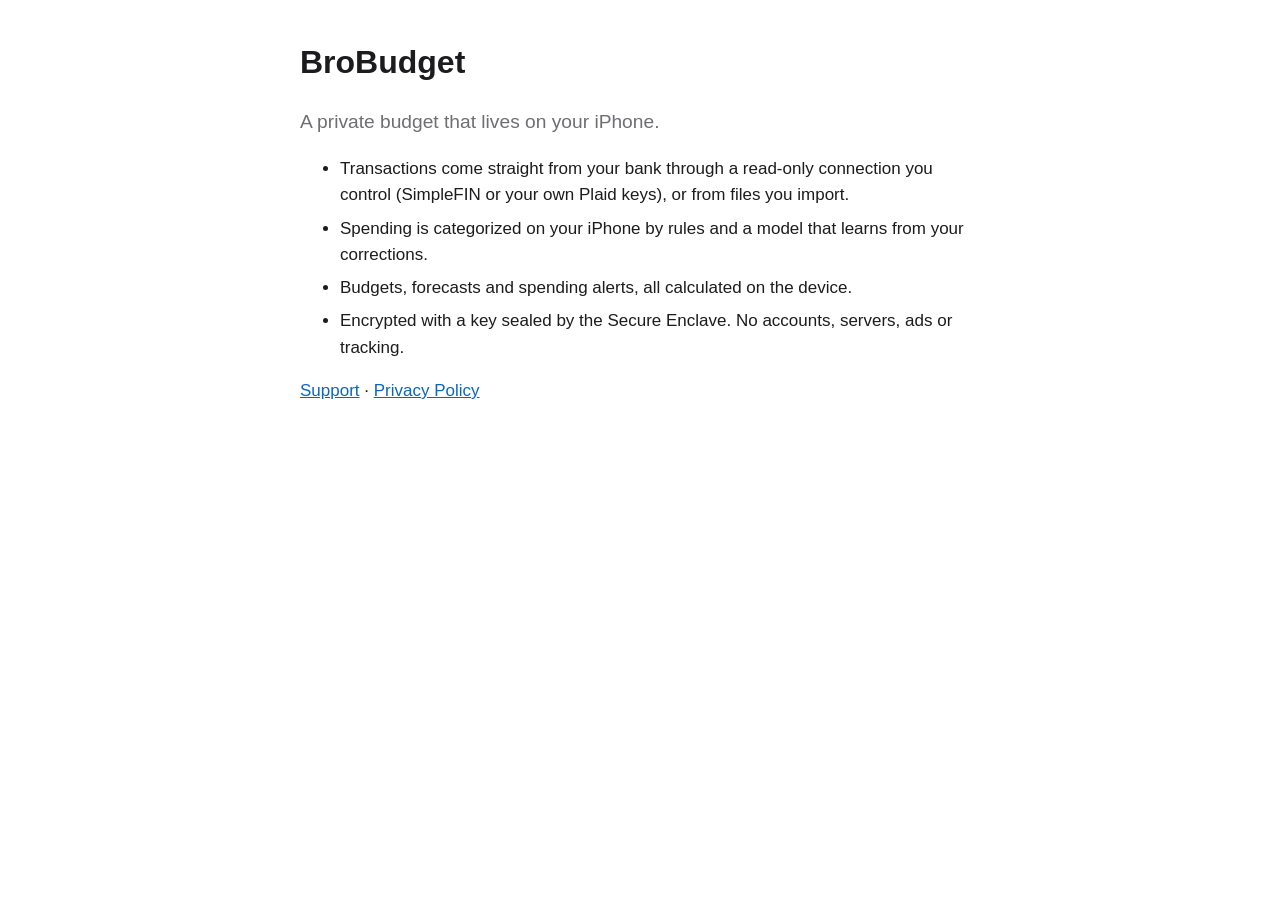
<file: index.html>
<!doctype html>
<html lang="en">
<head>
<meta charset="utf-8">
<meta name="viewport" content="width=device-width, initial-scale=1">
<title>BroBudget</title>
<link rel="stylesheet" href="style.css">
</head>
<body>
<main>
<h1>BroBudget</h1>
<p class="lead">A private budget that lives on your iPhone.</p>
<ul>
  <li>Transactions come straight from your bank through a read-only connection you control (SimpleFIN or your own Plaid keys), or from files you import.</li>
  <li>Spending is categorized on your iPhone by rules and a model that learns from your corrections.</li>
  <li>Budgets, forecasts and spending alerts, all calculated on the device.</li>
  <li>Encrypted with a key sealed by the Secure Enclave. No accounts, servers, ads or tracking.</li>
</ul>
<p><a href="support.html">Support</a> · <a href="privacy.html">Privacy Policy</a></p>
</main>
</body>
</html>
</file>
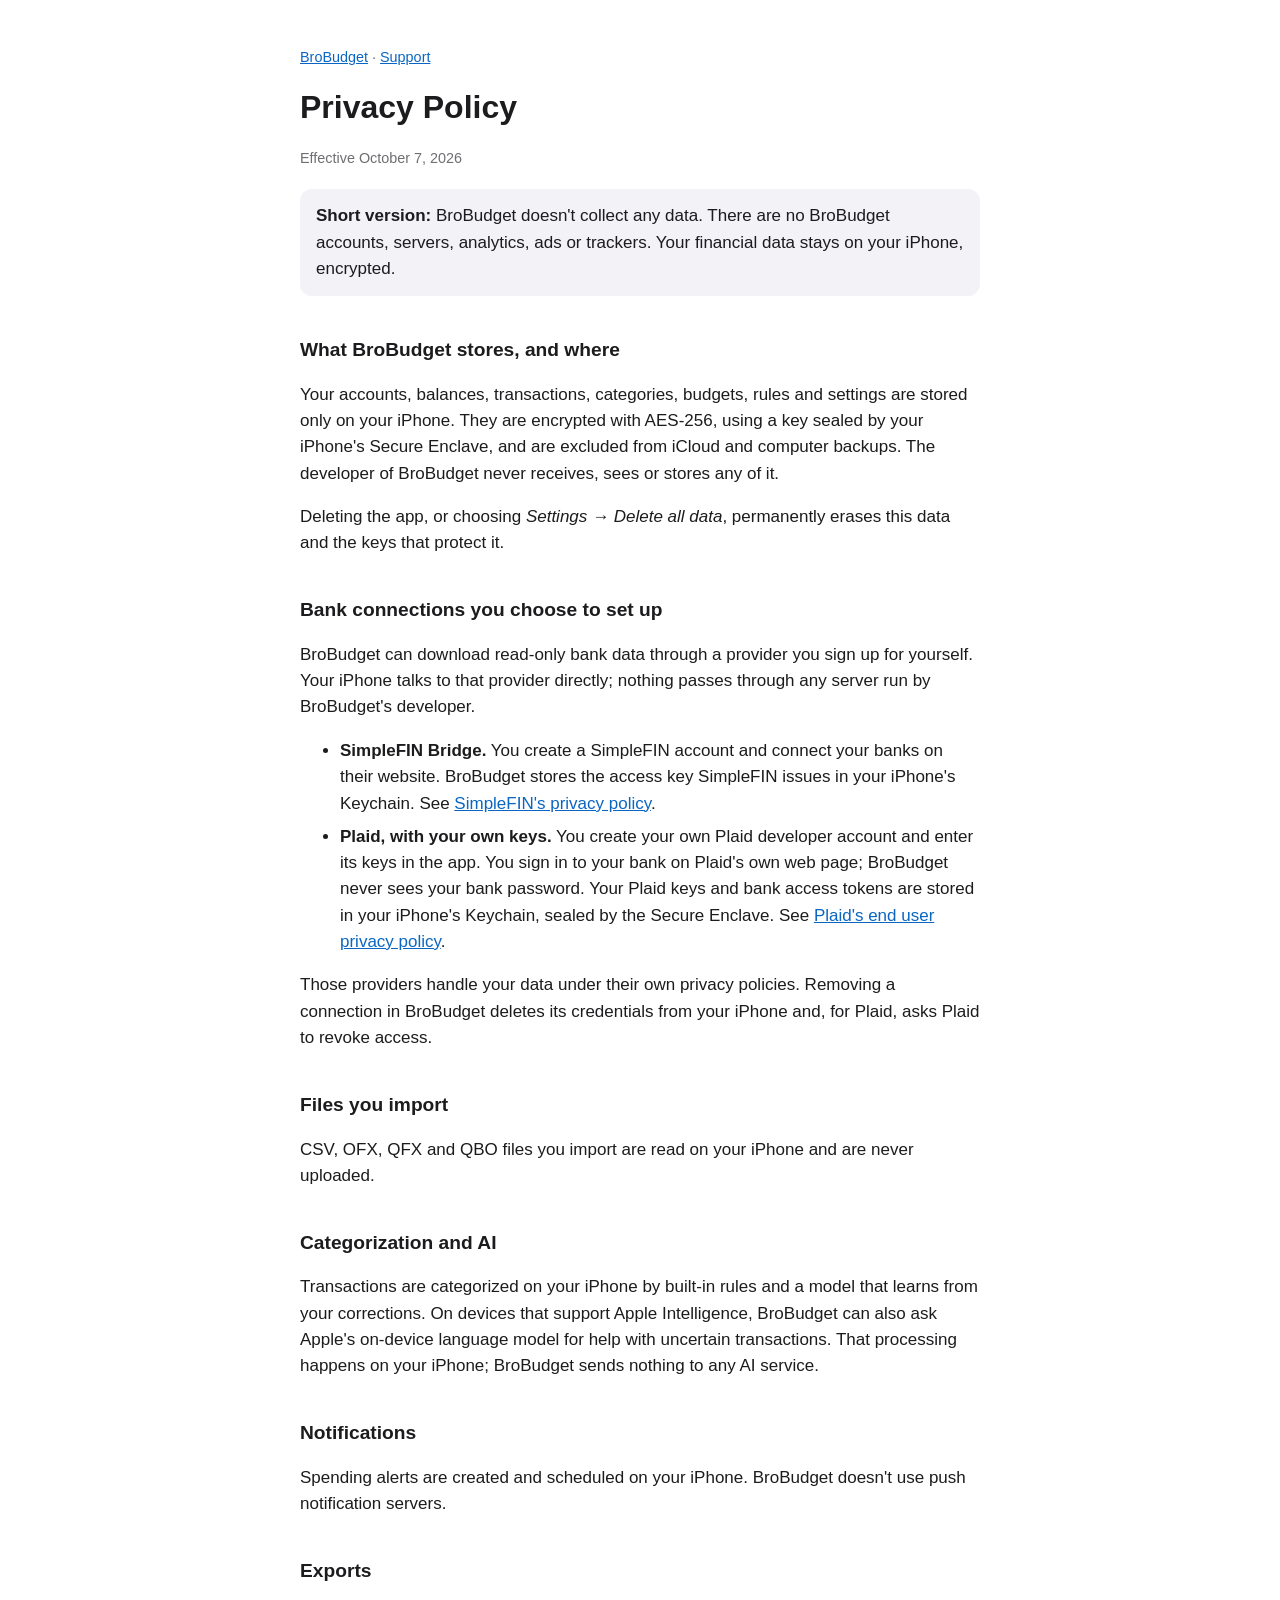
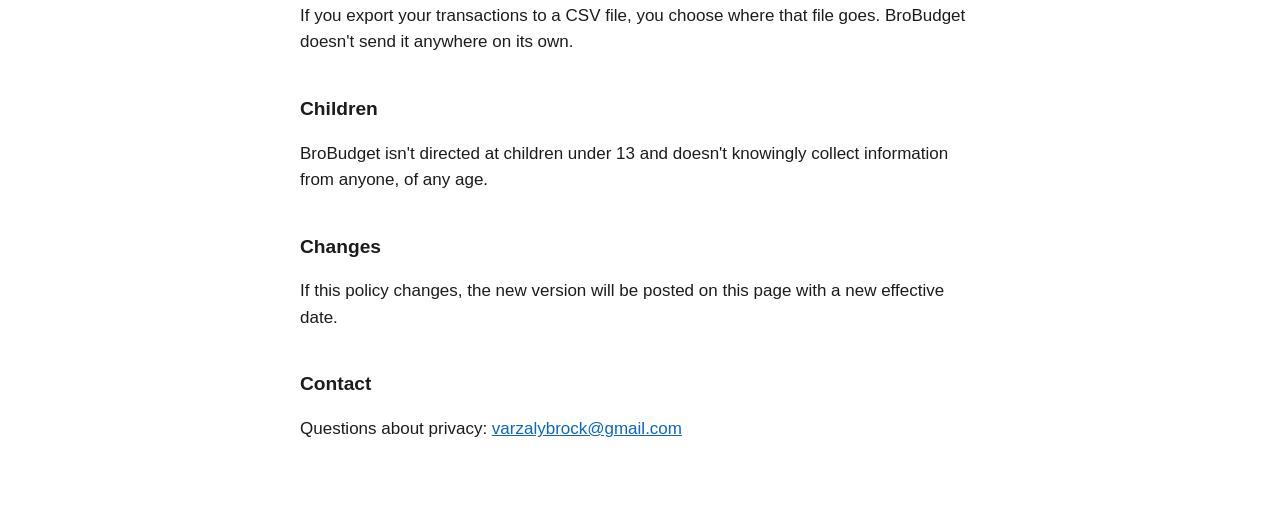
<file: privacy.html>
<!doctype html>
<html lang="en">
<head>
<meta charset="utf-8">
<meta name="viewport" content="width=device-width, initial-scale=1">
<title>BroBudget Privacy Policy</title>
<link rel="stylesheet" href="style.css">
</head>
<body>
<main>
<p class="nav"><a href="index.html">BroBudget</a> · <a href="support.html">Support</a></p>
<h1>Privacy Policy</h1>
<p class="muted">Effective October 7, 2026</p>

<div class="callout">
  <strong>Short version:</strong> BroBudget doesn't collect any data. There are no BroBudget accounts,
  servers, analytics, ads or trackers. Your financial data stays on your iPhone, encrypted.
</div>

<h2>What BroBudget stores, and where</h2>
<p>Your accounts, balances, transactions, categories, budgets, rules and settings are stored only on your iPhone.
They are encrypted with AES-256, using a key sealed by your iPhone's Secure Enclave, and are excluded from iCloud
and computer backups. The developer of BroBudget never receives, sees or stores any of it.</p>
<p>Deleting the app, or choosing <em>Settings → Delete all data</em>, permanently erases this data and the keys that protect it.</p>

<h2>Bank connections you choose to set up</h2>
<p>BroBudget can download read-only bank data through a provider you sign up for yourself. Your iPhone talks to that
provider directly; nothing passes through any server run by BroBudget's developer.</p>
<ul>
  <li><strong>SimpleFIN Bridge.</strong> You create a SimpleFIN account and connect your banks on their website.
    BroBudget stores the access key SimpleFIN issues in your iPhone's Keychain.
    See <a href="https://beta-bridge.simplefin.org/info/privacy">SimpleFIN's privacy policy</a>.</li>
  <li><strong>Plaid, with your own keys.</strong> You create your own Plaid developer account and enter its keys in the app.
    You sign in to your bank on Plaid's own web page; BroBudget never sees your bank password. Your Plaid keys and
    bank access tokens are stored in your iPhone's Keychain, sealed by the Secure Enclave.
    See <a href="https://plaid.com/legal/#end-user-privacy-policy">Plaid's end user privacy policy</a>.</li>
</ul>
<p>Those providers handle your data under their own privacy policies. Removing a connection in BroBudget deletes its
credentials from your iPhone and, for Plaid, asks Plaid to revoke access.</p>

<h2>Files you import</h2>
<p>CSV, OFX, QFX and QBO files you import are read on your iPhone and are never uploaded.</p>

<h2>Categorization and AI</h2>
<p>Transactions are categorized on your iPhone by built-in rules and a model that learns from your corrections.
On devices that support Apple Intelligence, BroBudget can also ask Apple's on-device language model for help with
uncertain transactions. That processing happens on your iPhone; BroBudget sends nothing to any AI service.</p>

<h2>Notifications</h2>
<p>Spending alerts are created and scheduled on your iPhone. BroBudget doesn't use push notification servers.</p>

<h2>Exports</h2>
<p>If you export your transactions to a CSV file, you choose where that file goes. BroBudget doesn't send it anywhere on its own.</p>

<h2>Children</h2>
<p>BroBudget isn't directed at children under 13 and doesn't knowingly collect information from anyone, of any age.</p>

<h2>Changes</h2>
<p>If this policy changes, the new version will be posted on this page with a new effective date.</p>

<h2>Contact</h2>
<p>Questions about privacy: <a href="mailto:varzalybrock@gmail.com">varzalybrock@gmail.com</a></p>
</main>
</body>
</html>
</file>
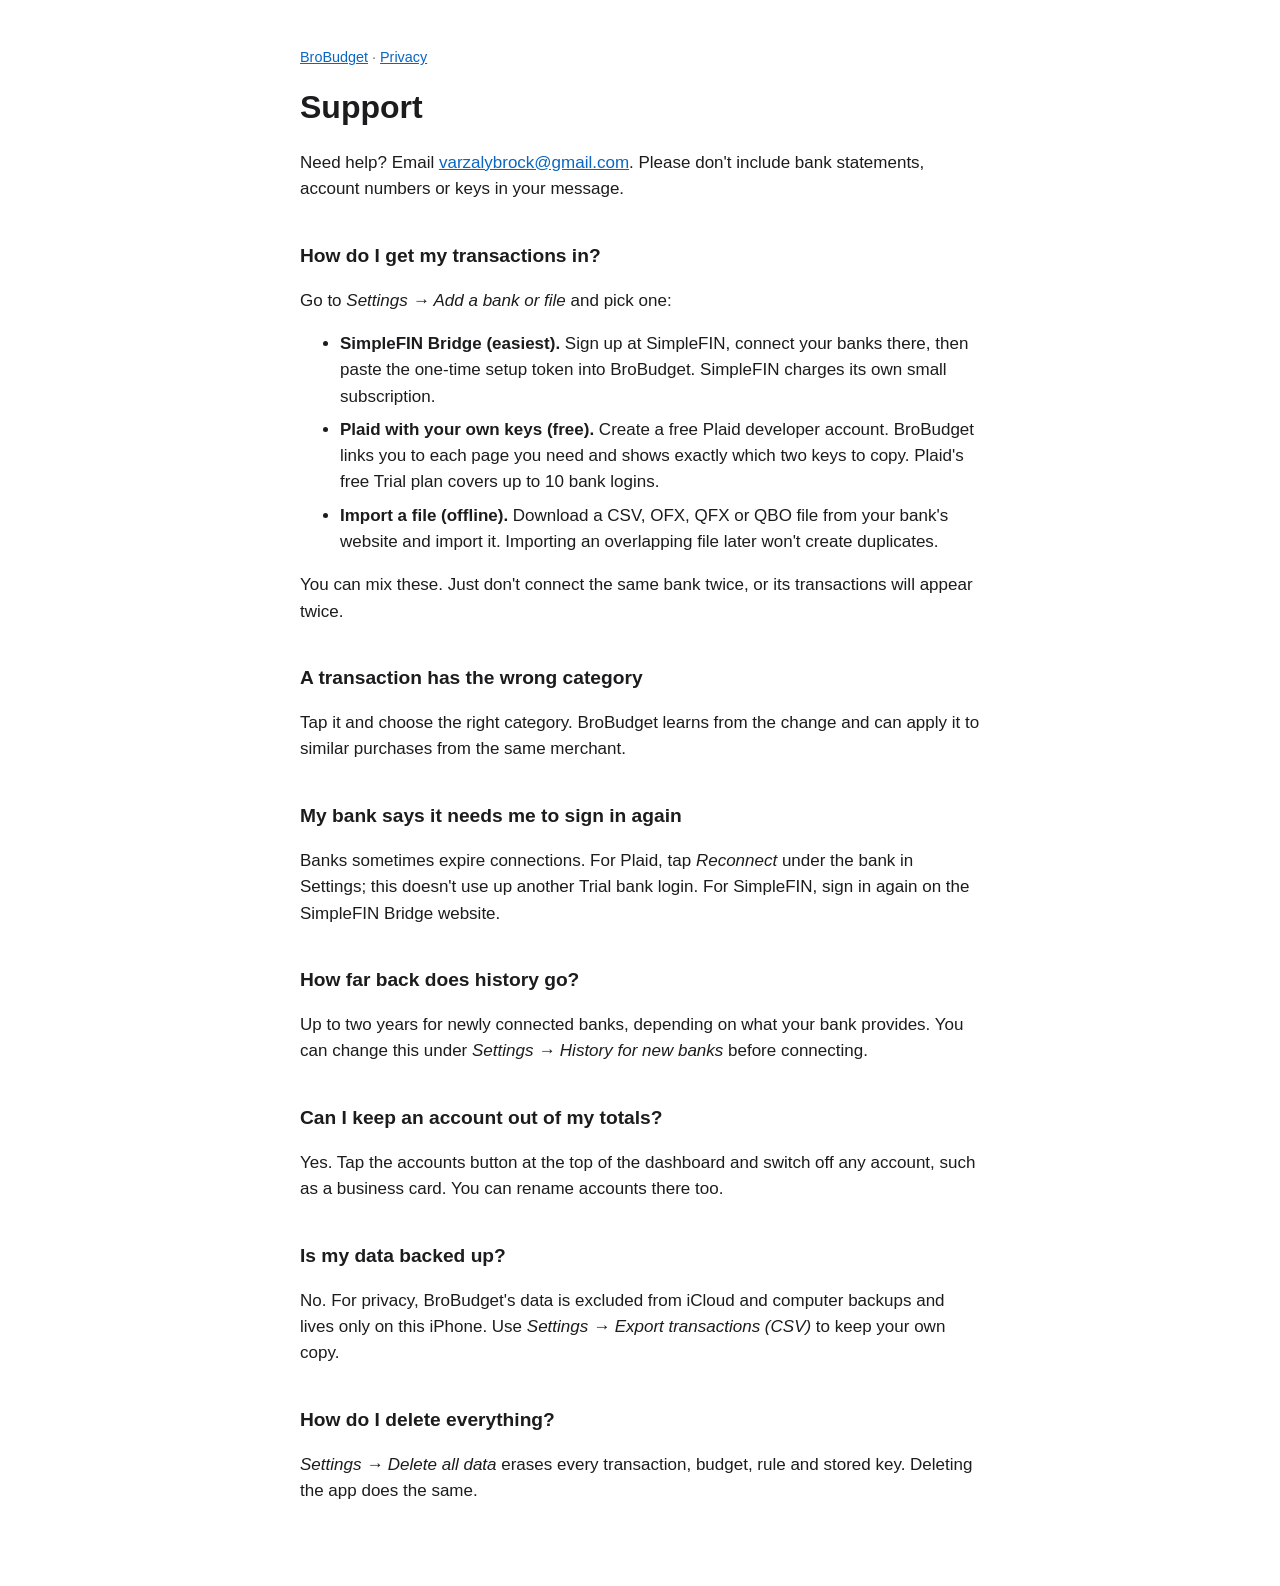
<file: support.html>
<!doctype html>
<html lang="en">
<head>
<meta charset="utf-8">
<meta name="viewport" content="width=device-width, initial-scale=1">
<title>BroBudget Support</title>
<link rel="stylesheet" href="style.css">
</head>
<body>
<main>
<p class="nav"><a href="index.html">BroBudget</a> · <a href="privacy.html">Privacy</a></p>
<h1>Support</h1>
<p>Need help? Email <a href="mailto:varzalybrock@gmail.com">varzalybrock@gmail.com</a>. Please don't include bank
statements, account numbers or keys in your message.</p>

<h2>How do I get my transactions in?</h2>
<p>Go to <em>Settings → Add a bank or file</em> and pick one:</p>
<ul>
  <li><strong>SimpleFIN Bridge (easiest).</strong> Sign up at SimpleFIN, connect your banks there, then paste the
    one-time setup token into BroBudget. SimpleFIN charges its own small subscription.</li>
  <li><strong>Plaid with your own keys (free).</strong> Create a free Plaid developer account. BroBudget links you to
    each page you need and shows exactly which two keys to copy. Plaid's free Trial plan covers up to 10 bank logins.</li>
  <li><strong>Import a file (offline).</strong> Download a CSV, OFX, QFX or QBO file from your bank's website and import it.
    Importing an overlapping file later won't create duplicates.</li>
</ul>
<p>You can mix these. Just don't connect the same bank twice, or its transactions will appear twice.</p>

<h2>A transaction has the wrong category</h2>
<p>Tap it and choose the right category. BroBudget learns from the change and can apply it to similar purchases from the same merchant.</p>

<h2>My bank says it needs me to sign in again</h2>
<p>Banks sometimes expire connections. For Plaid, tap <em>Reconnect</em> under the bank in Settings; this doesn't
use up another Trial bank login. For SimpleFIN, sign in again on the SimpleFIN Bridge website.</p>

<h2>How far back does history go?</h2>
<p>Up to two years for newly connected banks, depending on what your bank provides. You can change this under
<em>Settings → History for new banks</em> before connecting.</p>

<h2>Can I keep an account out of my totals?</h2>
<p>Yes. Tap the accounts button at the top of the dashboard and switch off any account, such as a business card.
You can rename accounts there too.</p>

<h2>Is my data backed up?</h2>
<p>No. For privacy, BroBudget's data is excluded from iCloud and computer backups and lives only on this iPhone.
Use <em>Settings → Export transactions (CSV)</em> to keep your own copy.</p>

<h2>How do I delete everything?</h2>
<p><em>Settings → Delete all data</em> erases every transaction, budget, rule and stored key. Deleting the app does the same.</p>
</main>
</body>
</html>
</file>
<file: style.css>
:root {
  color-scheme: light dark;
  --text: #1c1c1e;
  --muted: #6e6e73;
  --bg: #ffffff;
  --panel: #f2f2f7;
  --link: #0a66c2;
}
@media (prefers-color-scheme: dark) {
  :root {
    --text: #f2f2f7;
    --muted: #a1a1a6;
    --bg: #000000;
    --panel: #1c1c1e;
    --link: #64a8ff;
  }
}
body {
  margin: 0;
  background: var(--bg);
  color: var(--text);
  font: 17px/1.55 -apple-system, BlinkMacSystemFont, "Segoe UI", Roboto, sans-serif;
}
main {
  max-width: 680px;
  margin: 0 auto;
  padding: 32px 16px 64px;
}
h1 { font-size: 2rem; margin: 0.2em 0; }
h2 { font-size: 1.2rem; margin-top: 2em; }
a { color: var(--link); }
.nav, .muted { color: var(--muted); font-size: 0.9rem; }
.lead { font-size: 1.2rem; color: var(--muted); }
.callout {
  background: var(--panel);
  border-radius: 12px;
  padding: 14px 16px;
  margin: 20px 0;
}
li { margin: 0.4em 0; }
</file>
